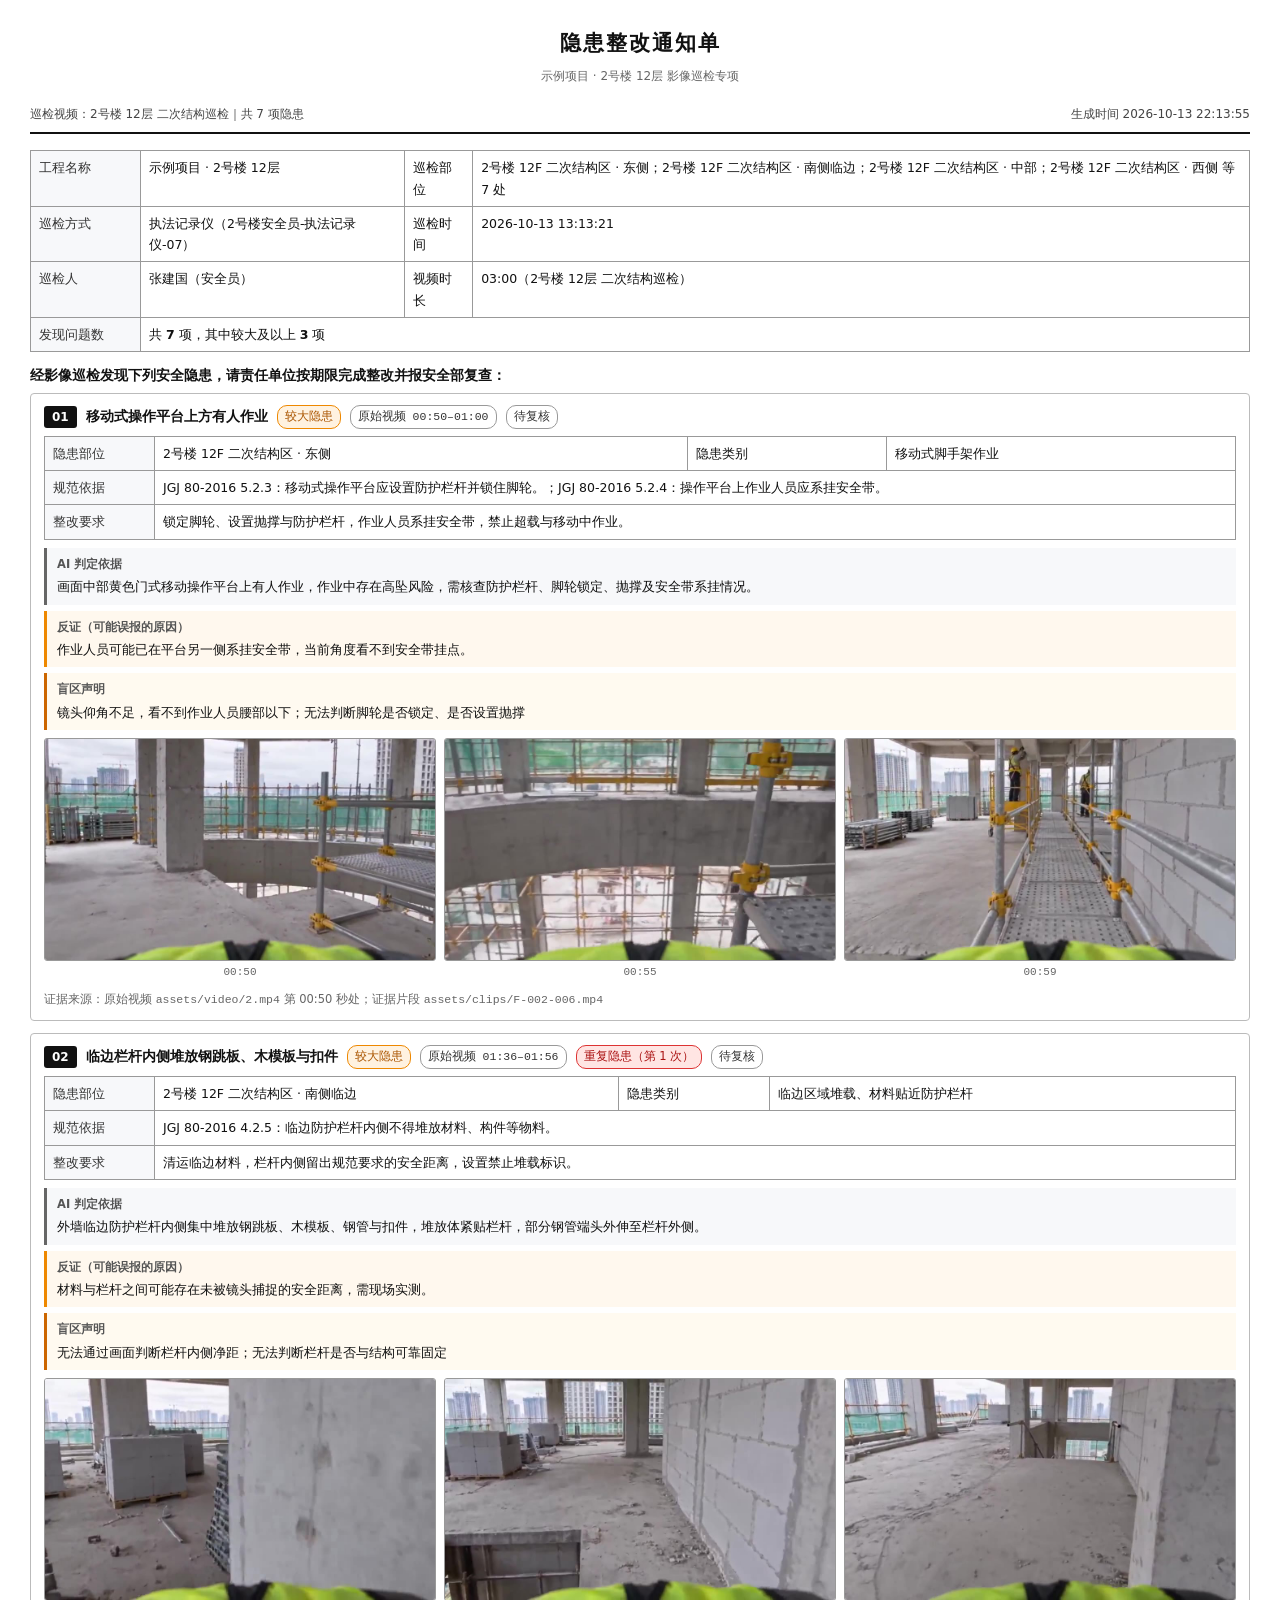
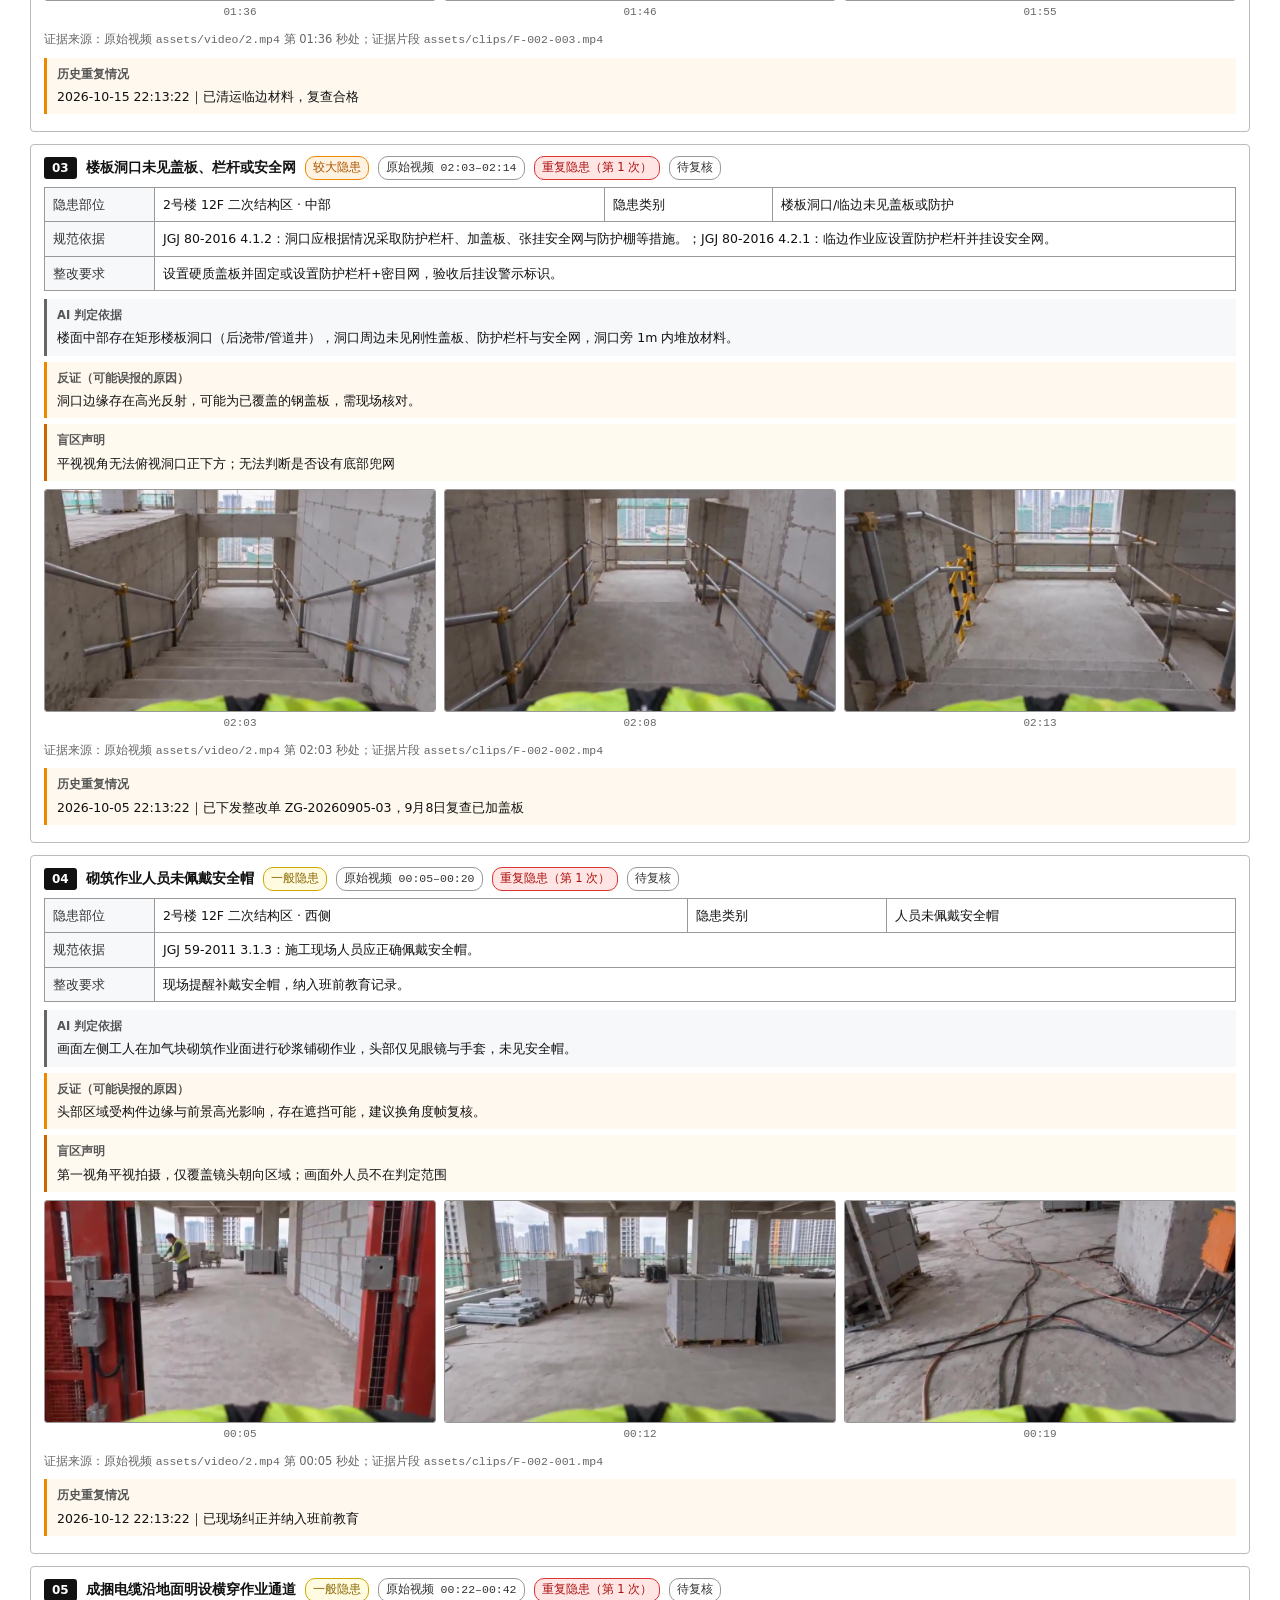
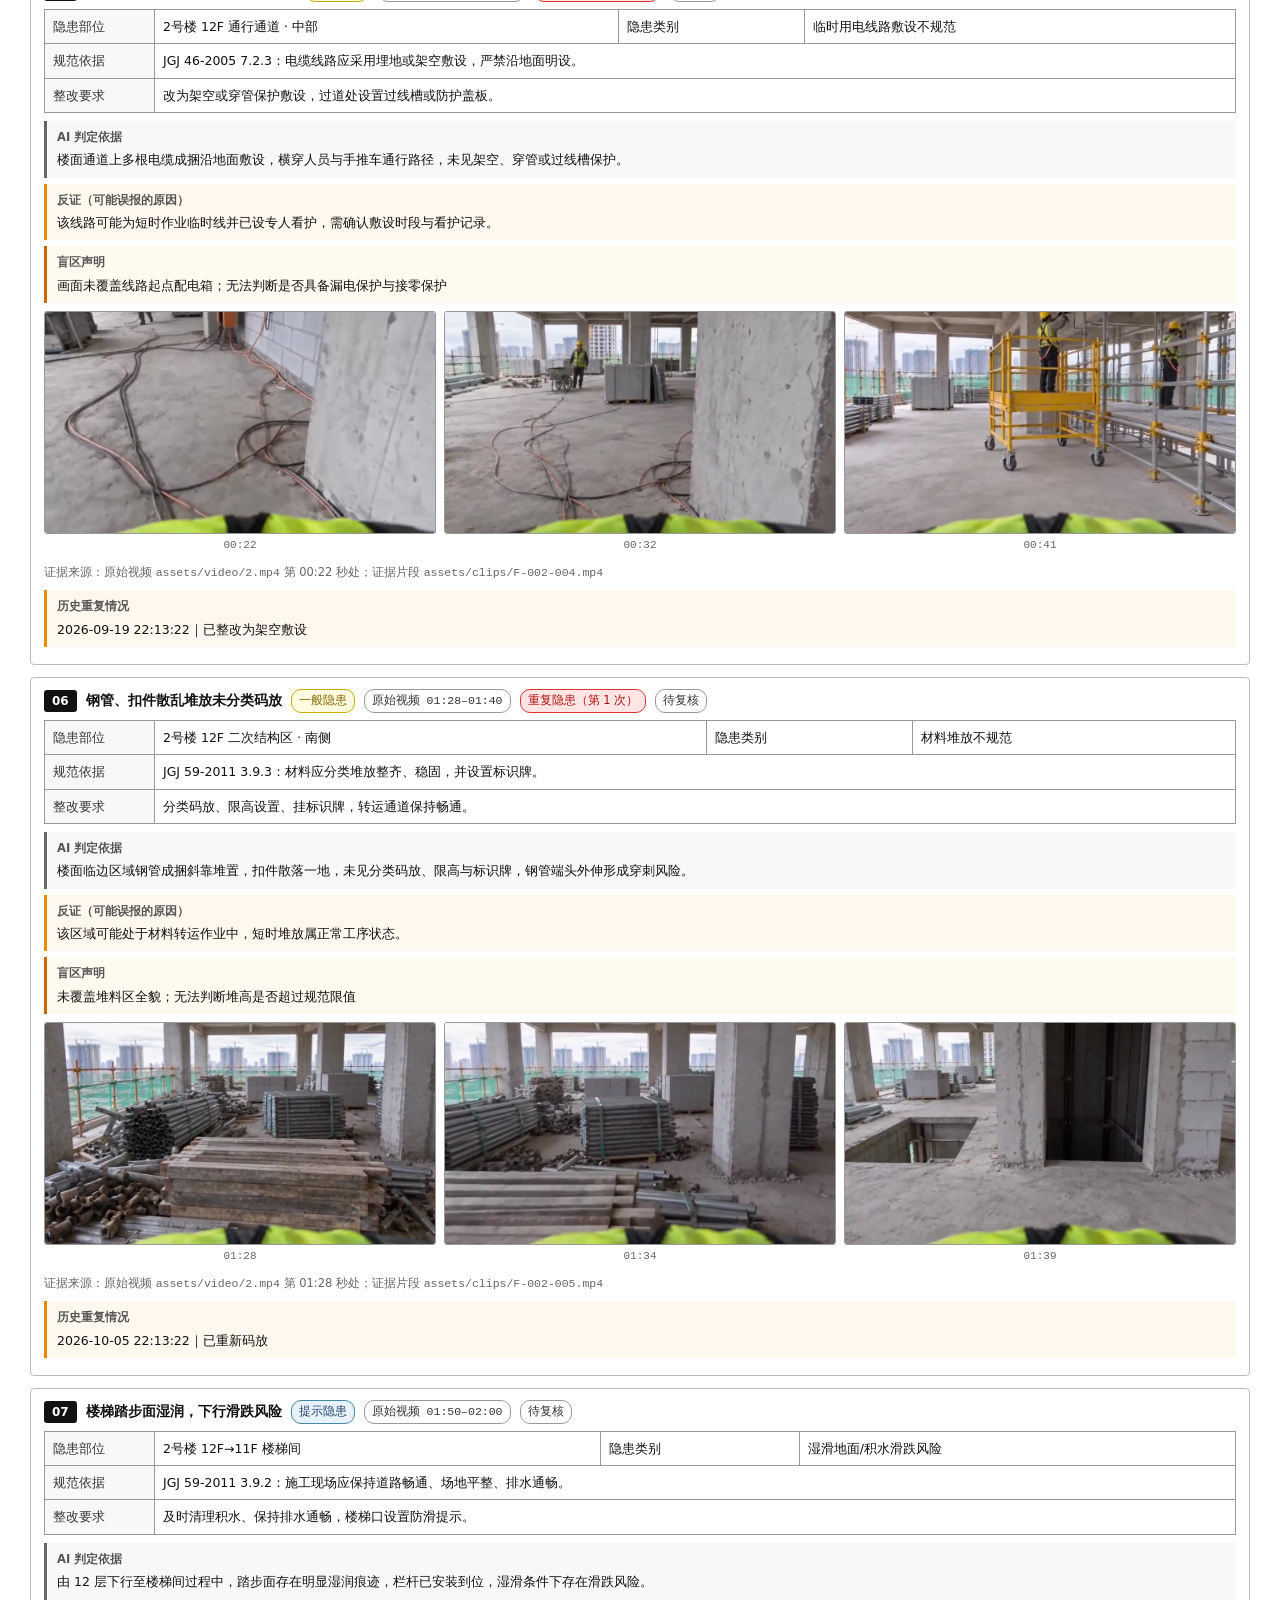
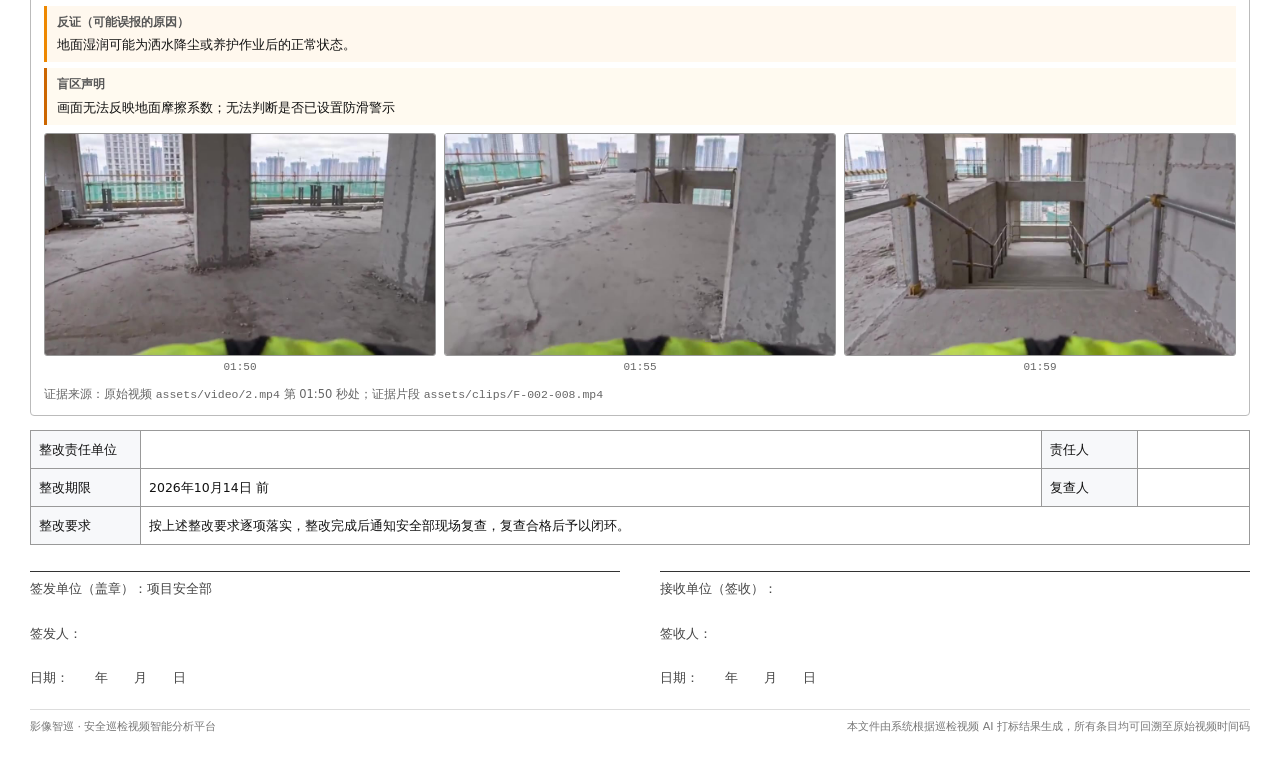
<file: runs/_exports/整改单.html>
<!DOCTYPE html><html lang="zh-CN"><head><meta charset="utf-8">
<title>隐患整改通知单</title><style>
  *{box-sizing:border-box}
  body{font:13.5px/1.7 "PingFang SC","Microsoft YaHei",system-ui,sans-serif;color:#111;margin:0;padding:26px 30px;background:#fff}
  h1{font-size:21px;margin:0 0 4px;text-align:center;letter-spacing:2px}
  .sub{text-align:center;color:#666;font-size:12px;margin-bottom:18px}
  .doc-meta{display:flex;justify-content:space-between;font-size:12px;color:#444;border-bottom:2px solid #111;padding-bottom:8px;margin-bottom:16px}
  table{width:100%;border-collapse:collapse;margin:10px 0;font-size:12.5px}
  th,td{border:1px solid #999;padding:6px 8px;vertical-align:top;text-align:left}
  th{background:#f0f2f5;font-weight:600;white-space:nowrap}
  .kv td:first-child{background:#f7f8fa;width:110px;white-space:nowrap;color:#333}
  .finding{border:1px solid #bbb;border-radius:4px;padding:11px 13px;margin-bottom:12px;page-break-inside:avoid}
  .f-head{display:flex;align-items:center;gap:9px;flex-wrap:wrap;margin-bottom:7px}
  .f-no{background:#111;color:#fff;font-weight:700;padding:1px 8px;border-radius:3px;font-size:12px}
  .f-title{font-weight:700;font-size:14px}
  .tag{font-size:11.5px;padding:1px 7px;border-radius:10px;border:1px solid #999;color:#333}
  .sev-critical{background:#ffe5e3;border-color:#d33;color:#a11}
  .sev-major{background:#fff2e0;border-color:#e80;color:#a50}
  .sev-normal{background:#fffbe0;border-color:#ca0;color:#860}
  .sev-info{background:#e8f2ff;border-color:#48a;color:#246}
  .mono{font-family:Consolas,monospace}
  .ev{display:flex;gap:8px;margin:8px 0}
  .ev figure{margin:0;flex:1}
  .ev img{width:100%;border:1px solid #999;border-radius:3px;display:block}
  .ev figcaption{font-size:11px;color:#666;text-align:center;margin-top:2px;font-family:Consolas,monospace}
  .box{border-left:3px solid #666;background:#f7f8fa;padding:7px 10px;margin:6px 0;font-size:12.5px}
  .box.counter{border-left-color:#e80;background:#fff8ee}
  .box.blind{border-left-color:#c60;background:#fffaf0}
  .box b{display:block;font-size:11.5px;color:#555;margin-bottom:2px}
  .summary{border:1px solid #bbb;background:#fafbfc;padding:11px 13px;border-radius:4px;margin:12px 0;line-height:1.85}
  .sign{display:flex;gap:40px;margin-top:26px;font-size:13px}
  .sign div{flex:1;border-top:1px solid #333;padding-top:6px;color:#444}
  .foot{margin-top:20px;font-size:11px;color:#777;border-top:1px solid #ddd;padding-top:8px;display:flex;justify-content:space-between}
  .notice{margin:14px 0;line-height:2}
  .notice td{height:26px}
  @media print{body{padding:0} .noprint{display:none} @page{margin:14mm}}
  </style></head><body>
<h1>隐患整改通知单</h1>
<div class="sub">示例项目 · 2号楼 12层 影像巡检专项</div>
<div class="doc-meta"><span>巡检视频：2号楼 12层 二次结构巡检｜共 7 项隐患</span><span>生成时间 2026-10-13 22:13:55</span></div>

  <table class="kv">
    <tr><td>工程名称</td><td>示例项目 · 2号楼 12层</td><td>巡检部位</td><td>2号楼 12F 二次结构区 · 东侧；2号楼 12F 二次结构区 · 南侧临边；2号楼 12F 二次结构区 · 中部；2号楼 12F 二次结构区 · 西侧 等 7 处</td></tr>
    <tr><td>巡检方式</td><td>执法记录仪（2号楼安全员-执法记录仪-07）</td><td>巡检时间</td><td>2026-10-13 13:13:21</td></tr>
    <tr><td>巡检人</td><td>张建国（安全员）</td><td>视频时长</td><td>03:00（2号楼 12层 二次结构巡检）</td></tr>
    <tr><td>发现问题数</td><td colspan="3">共 <b>7</b> 项，其中较大及以上 <b>3</b> 项</td></tr>
  </table>

  <p style="margin:12px 0 6px;font-weight:600">经影像巡检发现下列安全隐患，请责任单位按期限完成整改并报安全部复查：</p>

  
    <div class="finding">
      <div class="f-head">
        <span class="f-no">01</span>
        <span class="f-title">移动式操作平台上方有人作业</span>
        <span class="tag sev-major">较大隐患</span>
        <span class="tag mono">原始视频 00:50–01:00</span>
        
        <span class="tag">待复核</span>
      </div>
      <table class="kv" style="margin:0 0 8px">
        <tr><td>隐患部位</td><td>2号楼 12F 二次结构区 · 东侧</td><td>隐患类别</td><td>移动式脚手架作业</td></tr>
        <tr><td>规范依据</td><td colspan="3">JGJ 80-2016 5.2.3：移动式操作平台应设置防护栏杆并锁住脚轮。；JGJ 80-2016 5.2.4：操作平台上作业人员应系挂安全带。</td></tr>
        <tr><td>整改要求</td><td colspan="3">锁定脚轮、设置抛撑与防护栏杆，作业人员系挂安全带，禁止超载与移动中作业。</td></tr>
        
      </table>
      <div class="box"><b>AI 判定依据</b>画面中部黄色门式移动操作平台上有人作业，作业中存在高坠风险，需核查防护栏杆、脚轮锁定、抛撑及安全带系挂情况。</div>
      <div class="box counter"><b>反证（可能误报的原因）</b>作业人员可能已在平台另一侧系挂安全带，当前角度看不到安全带挂点。</div>
      <div class="box blind"><b>盲区声明</b>镜头仰角不足，看不到作业人员腰部以下；无法判断脚轮是否锁定、是否设置抛撑</div>
      <div class="ev"><figure><img src="/assets/shots/F-002-006_01.jpg" alt="证据帧"><figcaption>00:50</figcaption></figure><figure><img src="/assets/shots/F-002-006_02.jpg" alt="证据帧"><figcaption>00:55</figcaption></figure><figure><img src="/assets/shots/F-002-006_03.jpg" alt="证据帧"><figcaption>00:59</figcaption></figure></div>
      <div style="font-size:11.5px;color:#666">证据来源：原始视频 <span class="mono">assets/video/2.mp4</span> 第 00:50 秒处；证据片段 <span class="mono">assets/clips/F-002-006.mp4</span></div>
      
    </div>
    <div class="finding">
      <div class="f-head">
        <span class="f-no">02</span>
        <span class="f-title">临边栏杆内侧堆放钢跳板、木模板与扣件</span>
        <span class="tag sev-major">较大隐患</span>
        <span class="tag mono">原始视频 01:36–01:56</span>
        <span class="tag sev-critical">重复隐患（第 1 次）</span>
        <span class="tag">待复核</span>
      </div>
      <table class="kv" style="margin:0 0 8px">
        <tr><td>隐患部位</td><td>2号楼 12F 二次结构区 · 南侧临边</td><td>隐患类别</td><td>临边区域堆载、材料贴近防护栏杆</td></tr>
        <tr><td>规范依据</td><td colspan="3">JGJ 80-2016 4.2.5：临边防护栏杆内侧不得堆放材料、构件等物料。</td></tr>
        <tr><td>整改要求</td><td colspan="3">清运临边材料，栏杆内侧留出规范要求的安全距离，设置禁止堆载标识。</td></tr>
        
      </table>
      <div class="box"><b>AI 判定依据</b>外墙临边防护栏杆内侧集中堆放钢跳板、木模板、钢管与扣件，堆放体紧贴栏杆，部分钢管端头外伸至栏杆外侧。</div>
      <div class="box counter"><b>反证（可能误报的原因）</b>材料与栏杆之间可能存在未被镜头捕捉的安全距离，需现场实测。</div>
      <div class="box blind"><b>盲区声明</b>无法通过画面判断栏杆内侧净距；无法判断栏杆是否与结构可靠固定</div>
      <div class="ev"><figure><img src="/assets/shots/F-002-003_01.jpg" alt="证据帧"><figcaption>01:36</figcaption></figure><figure><img src="/assets/shots/F-002-003_02.jpg" alt="证据帧"><figcaption>01:46</figcaption></figure><figure><img src="/assets/shots/F-002-003_03.jpg" alt="证据帧"><figcaption>01:55</figcaption></figure></div>
      <div style="font-size:11.5px;color:#666">证据来源：原始视频 <span class="mono">assets/video/2.mp4</span> 第 01:36 秒处；证据片段 <span class="mono">assets/clips/F-002-003.mp4</span></div>
      <div class="box counter" style="margin-top:8px"><b>历史重复情况</b>2026-10-15 22:13:22｜已清运临边材料，复查合格</div>
    </div>
    <div class="finding">
      <div class="f-head">
        <span class="f-no">03</span>
        <span class="f-title">楼板洞口未见盖板、栏杆或安全网</span>
        <span class="tag sev-major">较大隐患</span>
        <span class="tag mono">原始视频 02:03–02:14</span>
        <span class="tag sev-critical">重复隐患（第 1 次）</span>
        <span class="tag">待复核</span>
      </div>
      <table class="kv" style="margin:0 0 8px">
        <tr><td>隐患部位</td><td>2号楼 12F 二次结构区 · 中部</td><td>隐患类别</td><td>楼板洞口/临边未见盖板或防护</td></tr>
        <tr><td>规范依据</td><td colspan="3">JGJ 80-2016 4.1.2：洞口应根据情况采取防护栏杆、加盖板、张挂安全网与防护棚等措施。；JGJ 80-2016 4.2.1：临边作业应设置防护栏杆并挂设安全网。</td></tr>
        <tr><td>整改要求</td><td colspan="3">设置硬质盖板并固定或设置防护栏杆+密目网，验收后挂设警示标识。</td></tr>
        
      </table>
      <div class="box"><b>AI 判定依据</b>楼面中部存在矩形楼板洞口（后浇带/管道井），洞口周边未见刚性盖板、防护栏杆与安全网，洞口旁 1m 内堆放材料。</div>
      <div class="box counter"><b>反证（可能误报的原因）</b>洞口边缘存在高光反射，可能为已覆盖的钢盖板，需现场核对。</div>
      <div class="box blind"><b>盲区声明</b>平视视角无法俯视洞口正下方；无法判断是否设有底部兜网</div>
      <div class="ev"><figure><img src="/assets/shots/F-002-002_01.jpg" alt="证据帧"><figcaption>02:03</figcaption></figure><figure><img src="/assets/shots/F-002-002_02.jpg" alt="证据帧"><figcaption>02:08</figcaption></figure><figure><img src="/assets/shots/F-002-002_03.jpg" alt="证据帧"><figcaption>02:13</figcaption></figure></div>
      <div style="font-size:11.5px;color:#666">证据来源：原始视频 <span class="mono">assets/video/2.mp4</span> 第 02:03 秒处；证据片段 <span class="mono">assets/clips/F-002-002.mp4</span></div>
      <div class="box counter" style="margin-top:8px"><b>历史重复情况</b>2026-10-05 22:13:22｜已下发整改单 ZG-20260905-03，9月8日复查已加盖板</div>
    </div>
    <div class="finding">
      <div class="f-head">
        <span class="f-no">04</span>
        <span class="f-title">砌筑作业人员未佩戴安全帽</span>
        <span class="tag sev-normal">一般隐患</span>
        <span class="tag mono">原始视频 00:05–00:20</span>
        <span class="tag sev-critical">重复隐患（第 1 次）</span>
        <span class="tag">待复核</span>
      </div>
      <table class="kv" style="margin:0 0 8px">
        <tr><td>隐患部位</td><td>2号楼 12F 二次结构区 · 西侧</td><td>隐患类别</td><td>人员未佩戴安全帽</td></tr>
        <tr><td>规范依据</td><td colspan="3">JGJ 59-2011 3.1.3：施工现场人员应正确佩戴安全帽。</td></tr>
        <tr><td>整改要求</td><td colspan="3">现场提醒补戴安全帽，纳入班前教育记录。</td></tr>
        
      </table>
      <div class="box"><b>AI 判定依据</b>画面左侧工人在加气块砌筑作业面进行砂浆铺砌作业，头部仅见眼镜与手套，未见安全帽。</div>
      <div class="box counter"><b>反证（可能误报的原因）</b>头部区域受构件边缘与前景高光影响，存在遮挡可能，建议换角度帧复核。</div>
      <div class="box blind"><b>盲区声明</b>第一视角平视拍摄，仅覆盖镜头朝向区域；画面外人员不在判定范围</div>
      <div class="ev"><figure><img src="/assets/shots/F-002-001_01.jpg" alt="证据帧"><figcaption>00:05</figcaption></figure><figure><img src="/assets/shots/F-002-001_02.jpg" alt="证据帧"><figcaption>00:12</figcaption></figure><figure><img src="/assets/shots/F-002-001_03.jpg" alt="证据帧"><figcaption>00:19</figcaption></figure></div>
      <div style="font-size:11.5px;color:#666">证据来源：原始视频 <span class="mono">assets/video/2.mp4</span> 第 00:05 秒处；证据片段 <span class="mono">assets/clips/F-002-001.mp4</span></div>
      <div class="box counter" style="margin-top:8px"><b>历史重复情况</b>2026-10-12 22:13:22｜已现场纠正并纳入班前教育</div>
    </div>
    <div class="finding">
      <div class="f-head">
        <span class="f-no">05</span>
        <span class="f-title">成捆电缆沿地面明设横穿作业通道</span>
        <span class="tag sev-normal">一般隐患</span>
        <span class="tag mono">原始视频 00:22–00:42</span>
        <span class="tag sev-critical">重复隐患（第 1 次）</span>
        <span class="tag">待复核</span>
      </div>
      <table class="kv" style="margin:0 0 8px">
        <tr><td>隐患部位</td><td>2号楼 12F 通行通道 · 中部</td><td>隐患类别</td><td>临时用电线路敷设不规范</td></tr>
        <tr><td>规范依据</td><td colspan="3">JGJ 46-2005 7.2.3：电缆线路应采用埋地或架空敷设，严禁沿地面明设。</td></tr>
        <tr><td>整改要求</td><td colspan="3">改为架空或穿管保护敷设，过道处设置过线槽或防护盖板。</td></tr>
        
      </table>
      <div class="box"><b>AI 判定依据</b>楼面通道上多根电缆成捆沿地面敷设，横穿人员与手推车通行路径，未见架空、穿管或过线槽保护。</div>
      <div class="box counter"><b>反证（可能误报的原因）</b>该线路可能为短时作业临时线并已设专人看护，需确认敷设时段与看护记录。</div>
      <div class="box blind"><b>盲区声明</b>画面未覆盖线路起点配电箱；无法判断是否具备漏电保护与接零保护</div>
      <div class="ev"><figure><img src="/assets/shots/F-002-004_01.jpg" alt="证据帧"><figcaption>00:22</figcaption></figure><figure><img src="/assets/shots/F-002-004_02.jpg" alt="证据帧"><figcaption>00:32</figcaption></figure><figure><img src="/assets/shots/F-002-004_03.jpg" alt="证据帧"><figcaption>00:41</figcaption></figure></div>
      <div style="font-size:11.5px;color:#666">证据来源：原始视频 <span class="mono">assets/video/2.mp4</span> 第 00:22 秒处；证据片段 <span class="mono">assets/clips/F-002-004.mp4</span></div>
      <div class="box counter" style="margin-top:8px"><b>历史重复情况</b>2026-09-19 22:13:22｜已整改为架空敷设</div>
    </div>
    <div class="finding">
      <div class="f-head">
        <span class="f-no">06</span>
        <span class="f-title">钢管、扣件散乱堆放未分类码放</span>
        <span class="tag sev-normal">一般隐患</span>
        <span class="tag mono">原始视频 01:28–01:40</span>
        <span class="tag sev-critical">重复隐患（第 1 次）</span>
        <span class="tag">待复核</span>
      </div>
      <table class="kv" style="margin:0 0 8px">
        <tr><td>隐患部位</td><td>2号楼 12F 二次结构区 · 南侧</td><td>隐患类别</td><td>材料堆放不规范</td></tr>
        <tr><td>规范依据</td><td colspan="3">JGJ 59-2011 3.9.3：材料应分类堆放整齐、稳固，并设置标识牌。</td></tr>
        <tr><td>整改要求</td><td colspan="3">分类码放、限高设置、挂标识牌，转运通道保持畅通。</td></tr>
        
      </table>
      <div class="box"><b>AI 判定依据</b>楼面临边区域钢管成捆斜靠堆置，扣件散落一地，未见分类码放、限高与标识牌，钢管端头外伸形成穿刺风险。</div>
      <div class="box counter"><b>反证（可能误报的原因）</b>该区域可能处于材料转运作业中，短时堆放属正常工序状态。</div>
      <div class="box blind"><b>盲区声明</b>未覆盖堆料区全貌；无法判断堆高是否超过规范限值</div>
      <div class="ev"><figure><img src="/assets/shots/F-002-005_01.jpg" alt="证据帧"><figcaption>01:28</figcaption></figure><figure><img src="/assets/shots/F-002-005_02.jpg" alt="证据帧"><figcaption>01:34</figcaption></figure><figure><img src="/assets/shots/F-002-005_03.jpg" alt="证据帧"><figcaption>01:39</figcaption></figure></div>
      <div style="font-size:11.5px;color:#666">证据来源：原始视频 <span class="mono">assets/video/2.mp4</span> 第 01:28 秒处；证据片段 <span class="mono">assets/clips/F-002-005.mp4</span></div>
      <div class="box counter" style="margin-top:8px"><b>历史重复情况</b>2026-10-05 22:13:22｜已重新码放</div>
    </div>
    <div class="finding">
      <div class="f-head">
        <span class="f-no">07</span>
        <span class="f-title">楼梯踏步面湿润，下行滑跌风险</span>
        <span class="tag sev-info">提示隐患</span>
        <span class="tag mono">原始视频 01:50–02:00</span>
        
        <span class="tag">待复核</span>
      </div>
      <table class="kv" style="margin:0 0 8px">
        <tr><td>隐患部位</td><td>2号楼 12F→11F 楼梯间</td><td>隐患类别</td><td>湿滑地面/积水滑跌风险</td></tr>
        <tr><td>规范依据</td><td colspan="3">JGJ 59-2011 3.9.2：施工现场应保持道路畅通、场地平整、排水通畅。</td></tr>
        <tr><td>整改要求</td><td colspan="3">及时清理积水、保持排水通畅，楼梯口设置防滑提示。</td></tr>
        
      </table>
      <div class="box"><b>AI 判定依据</b>由 12 层下行至楼梯间过程中，踏步面存在明显湿润痕迹，栏杆已安装到位，湿滑条件下存在滑跌风险。</div>
      <div class="box counter"><b>反证（可能误报的原因）</b>地面湿润可能为洒水降尘或养护作业后的正常状态。</div>
      <div class="box blind"><b>盲区声明</b>画面无法反映地面摩擦系数；无法判断是否已设置防滑警示</div>
      <div class="ev"><figure><img src="/assets/shots/F-002-008_01.jpg" alt="证据帧"><figcaption>01:50</figcaption></figure><figure><img src="/assets/shots/F-002-008_02.jpg" alt="证据帧"><figcaption>01:55</figcaption></figure><figure><img src="/assets/shots/F-002-008_03.jpg" alt="证据帧"><figcaption>01:59</figcaption></figure></div>
      <div style="font-size:11.5px;color:#666">证据来源：原始视频 <span class="mono">assets/video/2.mp4</span> 第 01:50 秒处；证据片段 <span class="mono">assets/clips/F-002-008.mp4</span></div>
      
    </div>

  <table class="notice">
    <tr><td style="width:110px;background:#f7f8fa">整改责任单位</td><td></td><td style="width:96px;background:#f7f8fa">责任人</td><td></td></tr>
    <tr><td style="background:#f7f8fa">整改期限</td><td>2026年10月14日 前</td><td style="background:#f7f8fa">复查人</td><td></td></tr>
    <tr><td style="background:#f7f8fa">整改要求</td><td colspan="3">按上述整改要求逐项落实，整改完成后通知安全部现场复查，复查合格后予以闭环。</td></tr>
  </table>

  <div class="sign">
    <div>签发单位（盖章）：项目安全部<br><br>签发人：<br><br>日期：　　年　　月　　日</div>
    <div>接收单位（签收）：<br><br>签收人：<br><br>日期：　　年　　月　　日</div>
  </div>
<div class="foot">
  <span>影像智巡 · 安全巡检视频智能分析平台</span>
  <span>本文件由系统根据巡检视频 AI 打标结果生成，所有条目均可回溯至原始视频时间码</span>
</div>
</body></html>
</file>
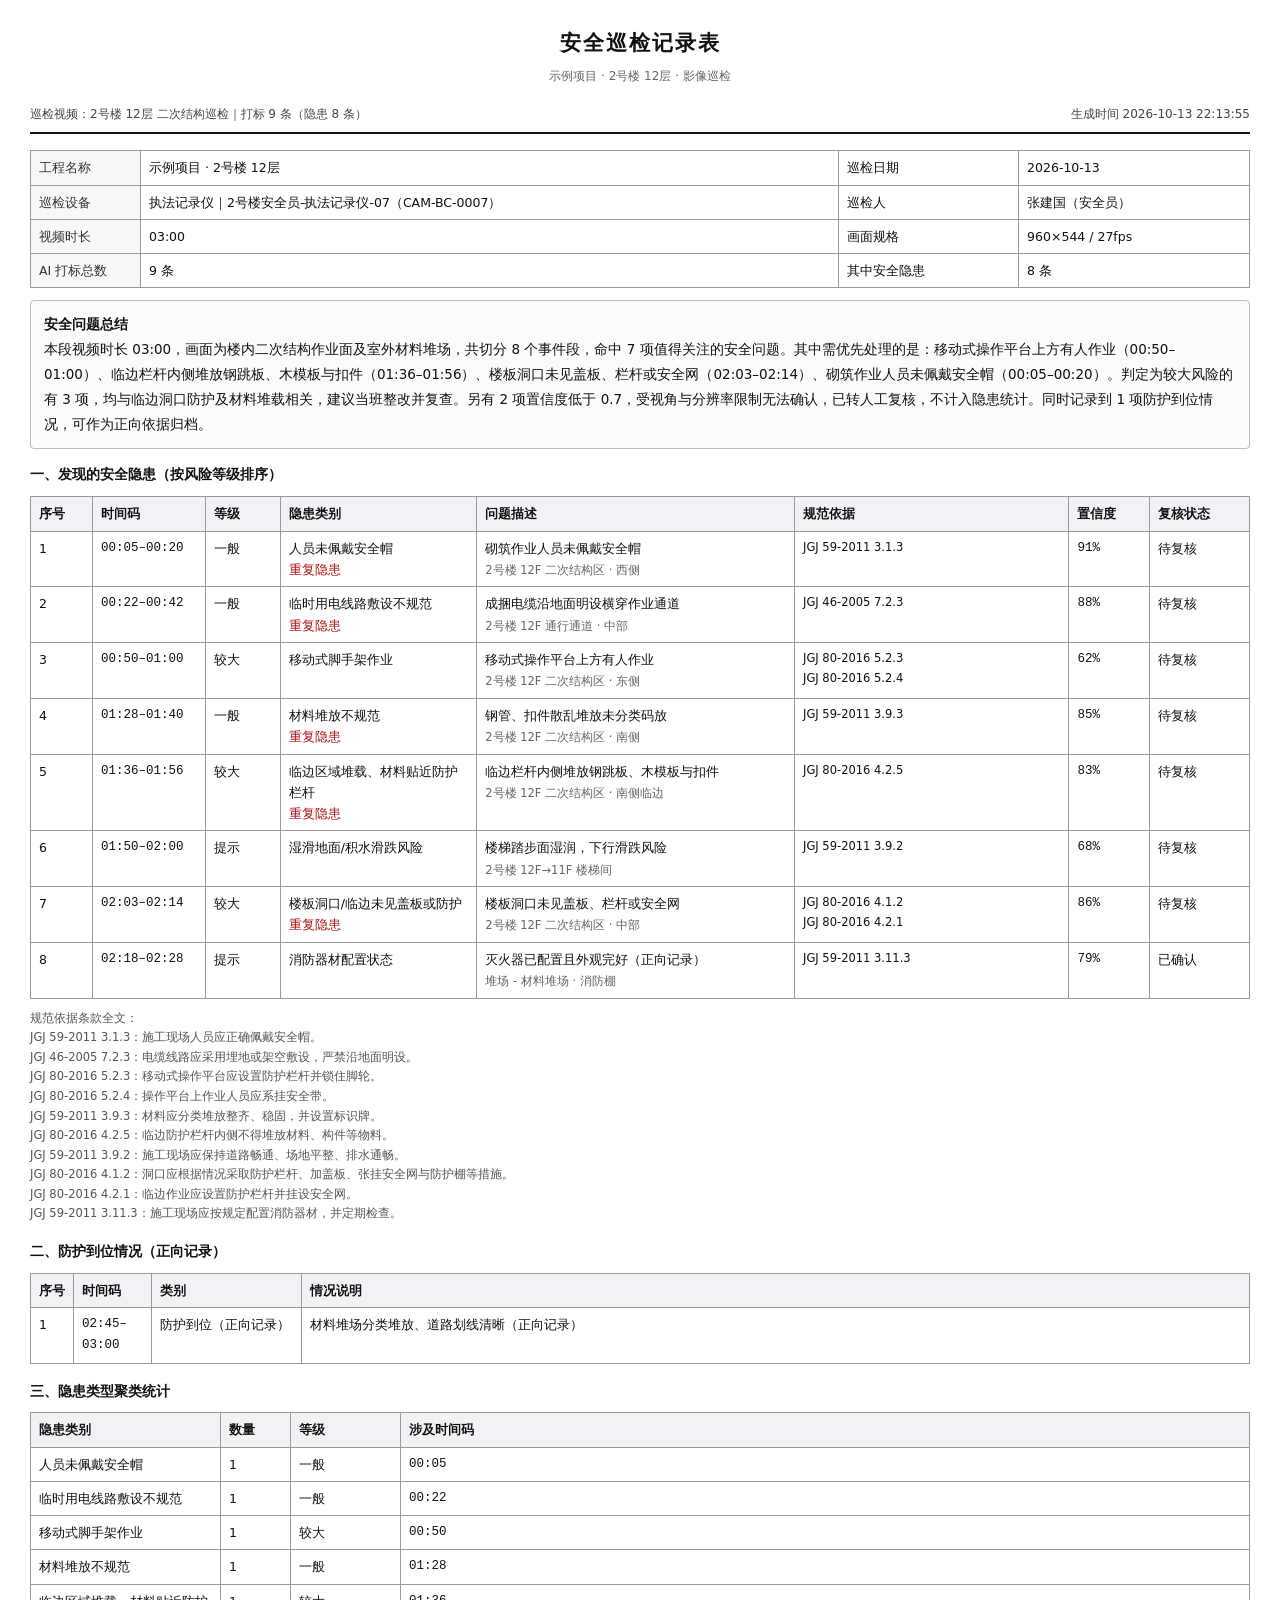
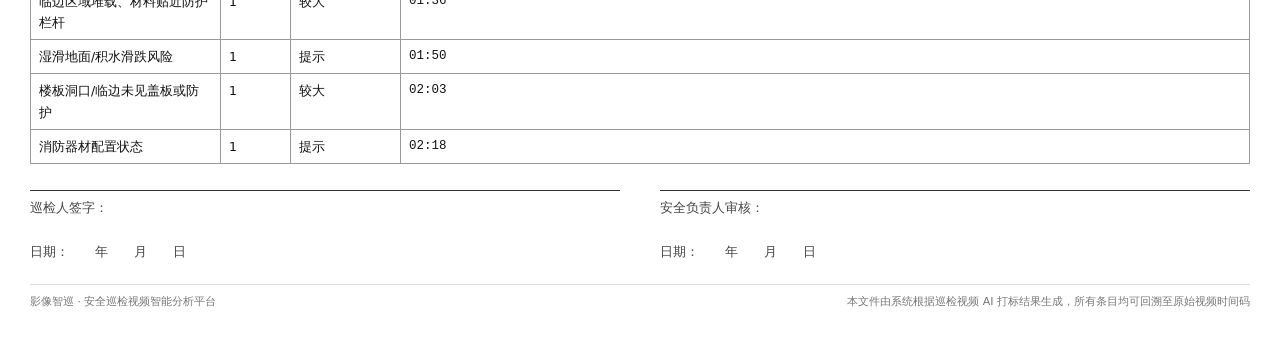
<file: runs/_exports/记录表.html>
<!DOCTYPE html><html lang="zh-CN"><head><meta charset="utf-8">
<title>安全巡检记录表</title><style>
  *{box-sizing:border-box}
  body{font:13.5px/1.7 "PingFang SC","Microsoft YaHei",system-ui,sans-serif;color:#111;margin:0;padding:26px 30px;background:#fff}
  h1{font-size:21px;margin:0 0 4px;text-align:center;letter-spacing:2px}
  .sub{text-align:center;color:#666;font-size:12px;margin-bottom:18px}
  .doc-meta{display:flex;justify-content:space-between;font-size:12px;color:#444;border-bottom:2px solid #111;padding-bottom:8px;margin-bottom:16px}
  table{width:100%;border-collapse:collapse;margin:10px 0;font-size:12.5px}
  th,td{border:1px solid #999;padding:6px 8px;vertical-align:top;text-align:left}
  th{background:#f0f2f5;font-weight:600;white-space:nowrap}
  .kv td:first-child{background:#f7f8fa;width:110px;white-space:nowrap;color:#333}
  .finding{border:1px solid #bbb;border-radius:4px;padding:11px 13px;margin-bottom:12px;page-break-inside:avoid}
  .f-head{display:flex;align-items:center;gap:9px;flex-wrap:wrap;margin-bottom:7px}
  .f-no{background:#111;color:#fff;font-weight:700;padding:1px 8px;border-radius:3px;font-size:12px}
  .f-title{font-weight:700;font-size:14px}
  .tag{font-size:11.5px;padding:1px 7px;border-radius:10px;border:1px solid #999;color:#333}
  .sev-critical{background:#ffe5e3;border-color:#d33;color:#a11}
  .sev-major{background:#fff2e0;border-color:#e80;color:#a50}
  .sev-normal{background:#fffbe0;border-color:#ca0;color:#860}
  .sev-info{background:#e8f2ff;border-color:#48a;color:#246}
  .mono{font-family:Consolas,monospace}
  .ev{display:flex;gap:8px;margin:8px 0}
  .ev figure{margin:0;flex:1}
  .ev img{width:100%;border:1px solid #999;border-radius:3px;display:block}
  .ev figcaption{font-size:11px;color:#666;text-align:center;margin-top:2px;font-family:Consolas,monospace}
  .box{border-left:3px solid #666;background:#f7f8fa;padding:7px 10px;margin:6px 0;font-size:12.5px}
  .box.counter{border-left-color:#e80;background:#fff8ee}
  .box.blind{border-left-color:#c60;background:#fffaf0}
  .box b{display:block;font-size:11.5px;color:#555;margin-bottom:2px}
  .summary{border:1px solid #bbb;background:#fafbfc;padding:11px 13px;border-radius:4px;margin:12px 0;line-height:1.85}
  .sign{display:flex;gap:40px;margin-top:26px;font-size:13px}
  .sign div{flex:1;border-top:1px solid #333;padding-top:6px;color:#444}
  .foot{margin-top:20px;font-size:11px;color:#777;border-top:1px solid #ddd;padding-top:8px;display:flex;justify-content:space-between}
  .notice{margin:14px 0;line-height:2}
  .notice td{height:26px}
  @media print{body{padding:0} .noprint{display:none} @page{margin:14mm}}
  </style></head><body>
<h1>安全巡检记录表</h1>
<div class="sub">示例项目 · 2号楼 12层 · 影像巡检</div>
<div class="doc-meta"><span>巡检视频：2号楼 12层 二次结构巡检｜打标 9 条（隐患 8 条）</span><span>生成时间 2026-10-13 22:13:55</span></div>

  <table class="kv">
    <tr><td>工程名称</td><td>示例项目 · 2号楼 12层</td><td>巡检日期</td><td>2026-10-13</td></tr>
    <tr><td>巡检设备</td><td>执法记录仪｜2号楼安全员-执法记录仪-07（CAM-BC-0007）</td><td>巡检人</td><td>张建国（安全员）</td></tr>
    <tr><td>视频时长</td><td>03:00</td><td>画面规格</td><td>960×544 / 27fps</td></tr>
    <tr><td>AI 打标总数</td><td>9 条</td><td>其中安全隐患</td><td>8 条</td></tr>
  </table>

  <div class="summary"><b>安全问题总结</b><br>本段视频时长 03:00，画面为楼内二次结构作业面及室外材料堆场，共切分 8 个事件段，命中 7 项值得关注的安全问题。其中需优先处理的是：移动式操作平台上方有人作业（00:50–01:00）、临边栏杆内侧堆放钢跳板、木模板与扣件（01:36–01:56）、楼板洞口未见盖板、栏杆或安全网（02:03–02:14）、砌筑作业人员未佩戴安全帽（00:05–00:20）。判定为较大风险的有 3 项，均与临边洞口防护及材料堆载相关，建议当班整改并复查。另有 2 项置信度低于 0.7，受视角与分辨率限制无法确认，已转人工复核，不计入隐患统计。同时记录到 1 项防护到位情况，可作为正向依据归档。</div>

  <p style="font-weight:600;margin:14px 0 4px">一、发现的安全隐患（按风险等级排序）</p>
  <table>
    <thead><tr>
      <th style="width:36px">序号</th><th style="width:78px">时间码</th><th style="width:52px">等级</th>
      <th style="width:136px">隐患类别</th><th style="width:220px">问题描述</th><th style="width:190px">规范依据</th>
      <th style="width:56px">置信度</th><th style="width:60px">复核状态</th>
    </tr></thead>
    <tbody>
      
        <tr>
          <td>1</td>
          <td class="mono">00:05–00:20</td>
          <td>一般</td>
          <td>人员未佩戴安全帽<br><span style="color:#a11">重复隐患</span></td>
          <td>砌筑作业人员未佩戴安全帽<br><span style="color:#666;font-size:11.5px">2号楼 12F 二次结构区 · 西侧</span></td>
          <td style="font-size:11.5px">JGJ 59-2011 3.1.3</td>
          <td class="mono">91%</td>
          <td>待复核</td>
        </tr>
        <tr>
          <td>2</td>
          <td class="mono">00:22–00:42</td>
          <td>一般</td>
          <td>临时用电线路敷设不规范<br><span style="color:#a11">重复隐患</span></td>
          <td>成捆电缆沿地面明设横穿作业通道<br><span style="color:#666;font-size:11.5px">2号楼 12F 通行通道 · 中部</span></td>
          <td style="font-size:11.5px">JGJ 46-2005 7.2.3</td>
          <td class="mono">88%</td>
          <td>待复核</td>
        </tr>
        <tr>
          <td>3</td>
          <td class="mono">00:50–01:00</td>
          <td>较大</td>
          <td>移动式脚手架作业</td>
          <td>移动式操作平台上方有人作业<br><span style="color:#666;font-size:11.5px">2号楼 12F 二次结构区 · 东侧</span></td>
          <td style="font-size:11.5px">JGJ 80-2016 5.2.3<br>JGJ 80-2016 5.2.4</td>
          <td class="mono">62%</td>
          <td>待复核</td>
        </tr>
        <tr>
          <td>4</td>
          <td class="mono">01:28–01:40</td>
          <td>一般</td>
          <td>材料堆放不规范<br><span style="color:#a11">重复隐患</span></td>
          <td>钢管、扣件散乱堆放未分类码放<br><span style="color:#666;font-size:11.5px">2号楼 12F 二次结构区 · 南侧</span></td>
          <td style="font-size:11.5px">JGJ 59-2011 3.9.3</td>
          <td class="mono">85%</td>
          <td>待复核</td>
        </tr>
        <tr>
          <td>5</td>
          <td class="mono">01:36–01:56</td>
          <td>较大</td>
          <td>临边区域堆载、材料贴近防护栏杆<br><span style="color:#a11">重复隐患</span></td>
          <td>临边栏杆内侧堆放钢跳板、木模板与扣件<br><span style="color:#666;font-size:11.5px">2号楼 12F 二次结构区 · 南侧临边</span></td>
          <td style="font-size:11.5px">JGJ 80-2016 4.2.5</td>
          <td class="mono">83%</td>
          <td>待复核</td>
        </tr>
        <tr>
          <td>6</td>
          <td class="mono">01:50–02:00</td>
          <td>提示</td>
          <td>湿滑地面/积水滑跌风险</td>
          <td>楼梯踏步面湿润，下行滑跌风险<br><span style="color:#666;font-size:11.5px">2号楼 12F→11F 楼梯间</span></td>
          <td style="font-size:11.5px">JGJ 59-2011 3.9.2</td>
          <td class="mono">68%</td>
          <td>待复核</td>
        </tr>
        <tr>
          <td>7</td>
          <td class="mono">02:03–02:14</td>
          <td>较大</td>
          <td>楼板洞口/临边未见盖板或防护<br><span style="color:#a11">重复隐患</span></td>
          <td>楼板洞口未见盖板、栏杆或安全网<br><span style="color:#666;font-size:11.5px">2号楼 12F 二次结构区 · 中部</span></td>
          <td style="font-size:11.5px">JGJ 80-2016 4.1.2<br>JGJ 80-2016 4.2.1</td>
          <td class="mono">86%</td>
          <td>待复核</td>
        </tr>
        <tr>
          <td>8</td>
          <td class="mono">02:18–02:28</td>
          <td>提示</td>
          <td>消防器材配置状态</td>
          <td>灭火器已配置且外观完好（正向记录）<br><span style="color:#666;font-size:11.5px">堆场 - 材料堆场 · 消防棚</span></td>
          <td style="font-size:11.5px">JGJ 59-2011 3.11.3</td>
          <td class="mono">79%</td>
          <td>已确认</td>
        </tr>
    </tbody>
  </table>

  <p style="font-size:11.5px;color:#555;margin:4px 0 0">规范依据条款全文：<br>JGJ 59-2011 3.1.3：施工现场人员应正确佩戴安全帽。<br>JGJ 46-2005 7.2.3：电缆线路应采用埋地或架空敷设，严禁沿地面明设。<br>JGJ 80-2016 5.2.3：移动式操作平台应设置防护栏杆并锁住脚轮。<br>JGJ 80-2016 5.2.4：操作平台上作业人员应系挂安全带。<br>JGJ 59-2011 3.9.3：材料应分类堆放整齐、稳固，并设置标识牌。<br>JGJ 80-2016 4.2.5：临边防护栏杆内侧不得堆放材料、构件等物料。<br>JGJ 59-2011 3.9.2：施工现场应保持道路畅通、场地平整、排水通畅。<br>JGJ 80-2016 4.1.2：洞口应根据情况采取防护栏杆、加盖板、张挂安全网与防护棚等措施。<br>JGJ 80-2016 4.2.1：临边作业应设置防护栏杆并挂设安全网。<br>JGJ 59-2011 3.11.3：施工现场应按规定配置消防器材，并定期检查。</p>

  <p style="font-weight:600;margin:16px 0 4px">二、防护到位情况（正向记录）</p>
  <table>
    <thead><tr><th style="width:36px">序号</th><th style="width:78px">时间码</th><th style="width:150px">类别</th><th>情况说明</th></tr></thead>
    <tbody>
      
        <tr><td>1</td><td class="mono">02:45–03:00</td>
        <td>防护到位（正向记录）</td><td>材料堆场分类堆放、道路划线清晰（正向记录）</td></tr>
    </tbody>
  </table>

  <p style="font-weight:600;margin:16px 0 4px">三、隐患类型聚类统计</p>
  <table>
    <thead><tr><th style="width:190px">隐患类别</th><th style="width:70px">数量</th><th style="width:110px">等级</th><th>涉及时间码</th></tr></thead>
    <tbody>
      <tr>
    <td>人员未佩戴安全帽</td><td>1</td><td>一般</td>
    <td class="mono">00:05</td></tr><tr>
    <td>临时用电线路敷设不规范</td><td>1</td><td>一般</td>
    <td class="mono">00:22</td></tr><tr>
    <td>移动式脚手架作业</td><td>1</td><td>较大</td>
    <td class="mono">00:50</td></tr><tr>
    <td>材料堆放不规范</td><td>1</td><td>一般</td>
    <td class="mono">01:28</td></tr><tr>
    <td>临边区域堆载、材料贴近防护栏杆</td><td>1</td><td>较大</td>
    <td class="mono">01:36</td></tr><tr>
    <td>湿滑地面/积水滑跌风险</td><td>1</td><td>提示</td>
    <td class="mono">01:50</td></tr><tr>
    <td>楼板洞口/临边未见盖板或防护</td><td>1</td><td>较大</td>
    <td class="mono">02:03</td></tr><tr>
    <td>消防器材配置状态</td><td>1</td><td>提示</td>
    <td class="mono">02:18</td></tr>
    </tbody>
  </table>

  <div class="sign">
    <div>巡检人签字：<br><br>日期：　　年　　月　　日</div>
    <div>安全负责人审核：<br><br>日期：　　年　　月　　日</div>
  </div>
<div class="foot">
  <span>影像智巡 · 安全巡检视频智能分析平台</span>
  <span>本文件由系统根据巡检视频 AI 打标结果生成，所有条目均可回溯至原始视频时间码</span>
</div>
</body></html>
</file>
